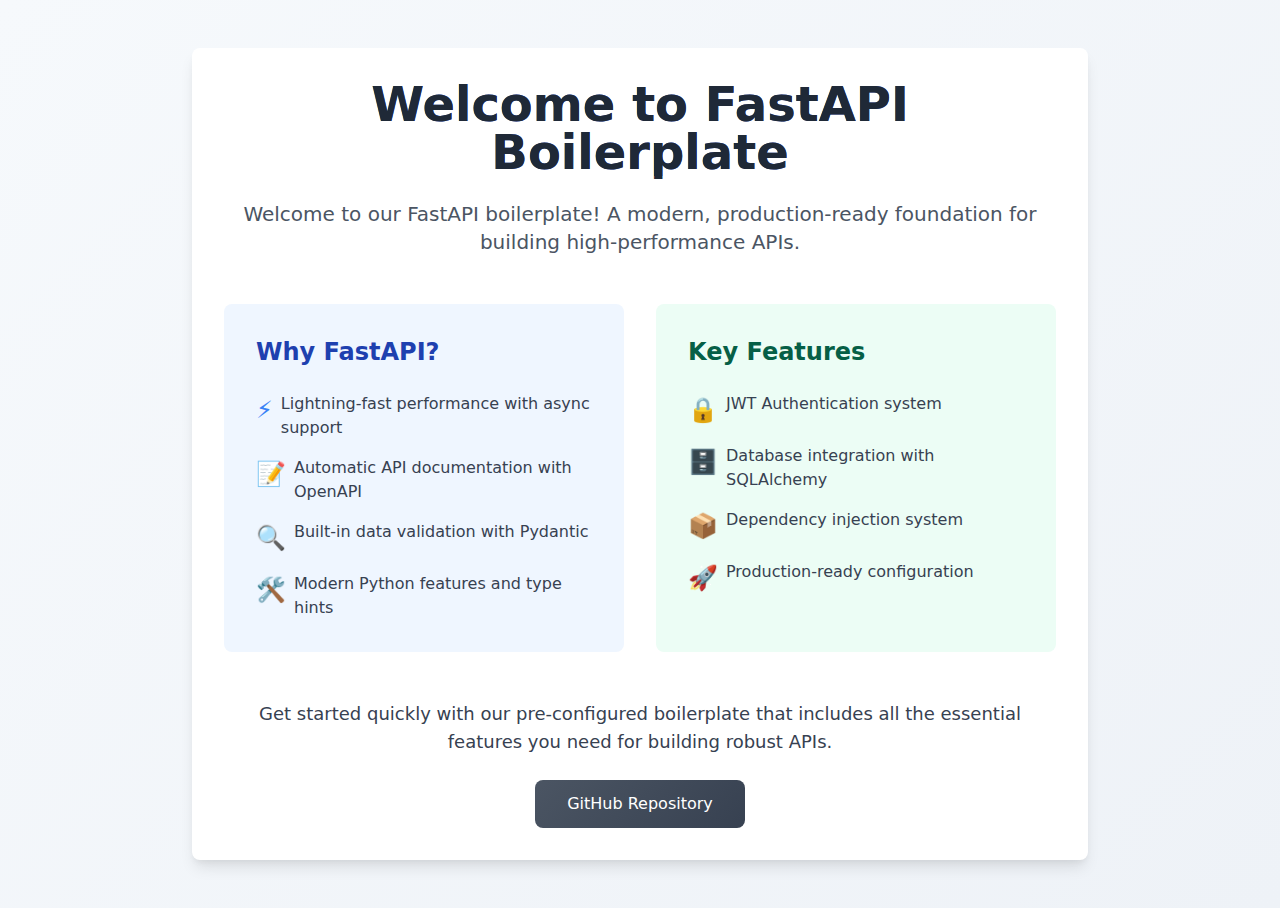
<file: index.html>
<!DOCTYPE html>
<!-- saved from url=(0040)http://127.0.0.1:8000/columbus/app/index -->
<html lang="en"><head><meta http-equiv="Content-Type" content="text/html; charset=UTF-8">

    <meta name="viewport" content="width=device-width, initial-scale=1.0">
    <title>Welcome to FastAPI Boilerplate</title>
    <link href="./css/tailwind.min.css" rel="stylesheet">
    <link href="./css/styles.css" rel="stylesheet">
</head>
<body class="gradient-bg">
    <div class="min-h-screen py-12">
        <div class="max-w-4xl mx-auto p-8 bg-white rounded-lg shadow-lg">
            <div class="text-center mb-12 animate-fade-in">
                <h1 class="text-5xl font-bold text-gray-800 mb-6 bg-clip-text text-transparent bg-gradient-to-r from-blue-600 to-blue-800">
                    Welcome to FastAPI Boilerplate
                </h1>
                <p class="text-xl text-gray-600 mb-8">
                    Welcome to our FastAPI boilerplate! A modern, production-ready foundation for building high-performance APIs.
                </p>
            </div>

            <div class="grid md:grid-cols-2 gap-8 mb-12">
                <div class="bg-blue-50 p-8 rounded-lg card-hover animate-slide-in">
                    <h2 class="text-2xl font-semibold text-blue-800 mb-6">Why FastAPI?</h2>
                    <ul class="text-left space-y-4">
                        <li class="flex items-start feature-item">
                            <span class="feature-icon text-blue-500">⚡</span>
                            <span class="text-gray-700">Lightning-fast performance with async support</span>
                        </li>
                        <li class="flex items-start feature-item">
                            <span class="feature-icon text-blue-500">📝</span>
                            <span class="text-gray-700">Automatic API documentation with OpenAPI</span>
                        </li>
                        <li class="flex items-start feature-item">
                            <span class="feature-icon text-blue-500">🔍</span>
                            <span class="text-gray-700">Built-in data validation with Pydantic</span>
                        </li>
                        <li class="flex items-start feature-item">
                            <span class="feature-icon text-blue-500">🛠️</span>
                            <span class="text-gray-700">Modern Python features and type hints</span>
                        </li>
                    </ul>
                </div>

                <div class="bg-green-50 p-8 rounded-lg card-hover animate-slide-in" style="animation-delay: 0.2s;">
                    <h2 class="text-2xl font-semibold text-green-800 mb-6">Key Features</h2>
                    <ul class="text-left space-y-4">
                        <li class="flex items-start feature-item">
                            <span class="feature-icon text-green-500">🔒</span>
                            <span class="text-gray-700">JWT Authentication system</span>
                        </li>
                        <li class="flex items-start feature-item">
                            <span class="feature-icon text-green-500">🗄️</span>
                            <span class="text-gray-700">Database integration with SQLAlchemy</span>
                        </li>
                        <li class="flex items-start feature-item">
                            <span class="feature-icon text-green-500">📦</span>
                            <span class="text-gray-700">Dependency injection system</span>
                        </li>
                        <li class="flex items-start feature-item">
                            <span class="feature-icon text-green-500">🚀</span>
                            <span class="text-gray-700">Production-ready configuration</span>
                        </li>
                    </ul>
                </div>
            </div>

            <div class="text-center space-y-6 animate-fade-in" style="animation-delay: 0.4s;">
                <p class="text-gray-700 text-lg">
                    Get started quickly with our pre-configured boilerplate that includes all the essential features you need for building robust APIs.
                </p>
                <div class="space-x-4">
                    <a href="https://github.com/goyal15rajat/fastapi-boilerplate" class="btn-secondary inline-block text-white px-8 py-3 rounded-lg">
                        GitHub Repository
                    </a>
                </div>
            </div>
        </div>
    </div>

</body></html>
</file>
<file: css/styles.css>
@keyframes fadeIn {
    from { opacity: 0; transform: translateY(20px); }
    to { opacity: 1; transform: translateY(0); }
}

@keyframes slideIn {
    from { transform: translateX(-20px); opacity: 0; }
    to { transform: translateX(0); opacity: 1; }
}

.animate-fade-in {
    animation: fadeIn 0.8s ease-out forwards;
}

.animate-slide-in {
    animation: slideIn 0.8s ease-out forwards;
}

.gradient-bg {
    background: linear-gradient(135deg, #f6f9fc 0%, #eef2f7 100%);
}

.card-hover {
    transition: transform 0.3s ease, box-shadow 0.3s ease;
}

.card-hover:hover {
    transform: translateY(-5px);
    box-shadow: 0 10px 20px rgba(0,0,0,0.1);
}

.feature-icon {
    font-size: 1.5rem;
    margin-right: 0.5rem;
    transition: transform 0.3s ease;
}

.feature-item:hover .feature-icon {
    transform: scale(1.2);
}

.btn-primary {
    background: linear-gradient(135deg, #3b82f6 0%, #2563eb 100%);
    transition: all 0.3s ease;
}

.btn-primary:hover {
    transform: translateY(-2px);
    box-shadow: 0 4px 12px rgba(37, 99, 235, 0.2);
}

.btn-secondary {
    background: linear-gradient(135deg, #4b5563 0%, #374151 100%);
    transition: all 0.3s ease;
}

.btn-secondary:hover {
    transform: translateY(-2px);
    box-shadow: 0 4px 12px rgba(75, 85, 99, 0.2);
}
</file>
